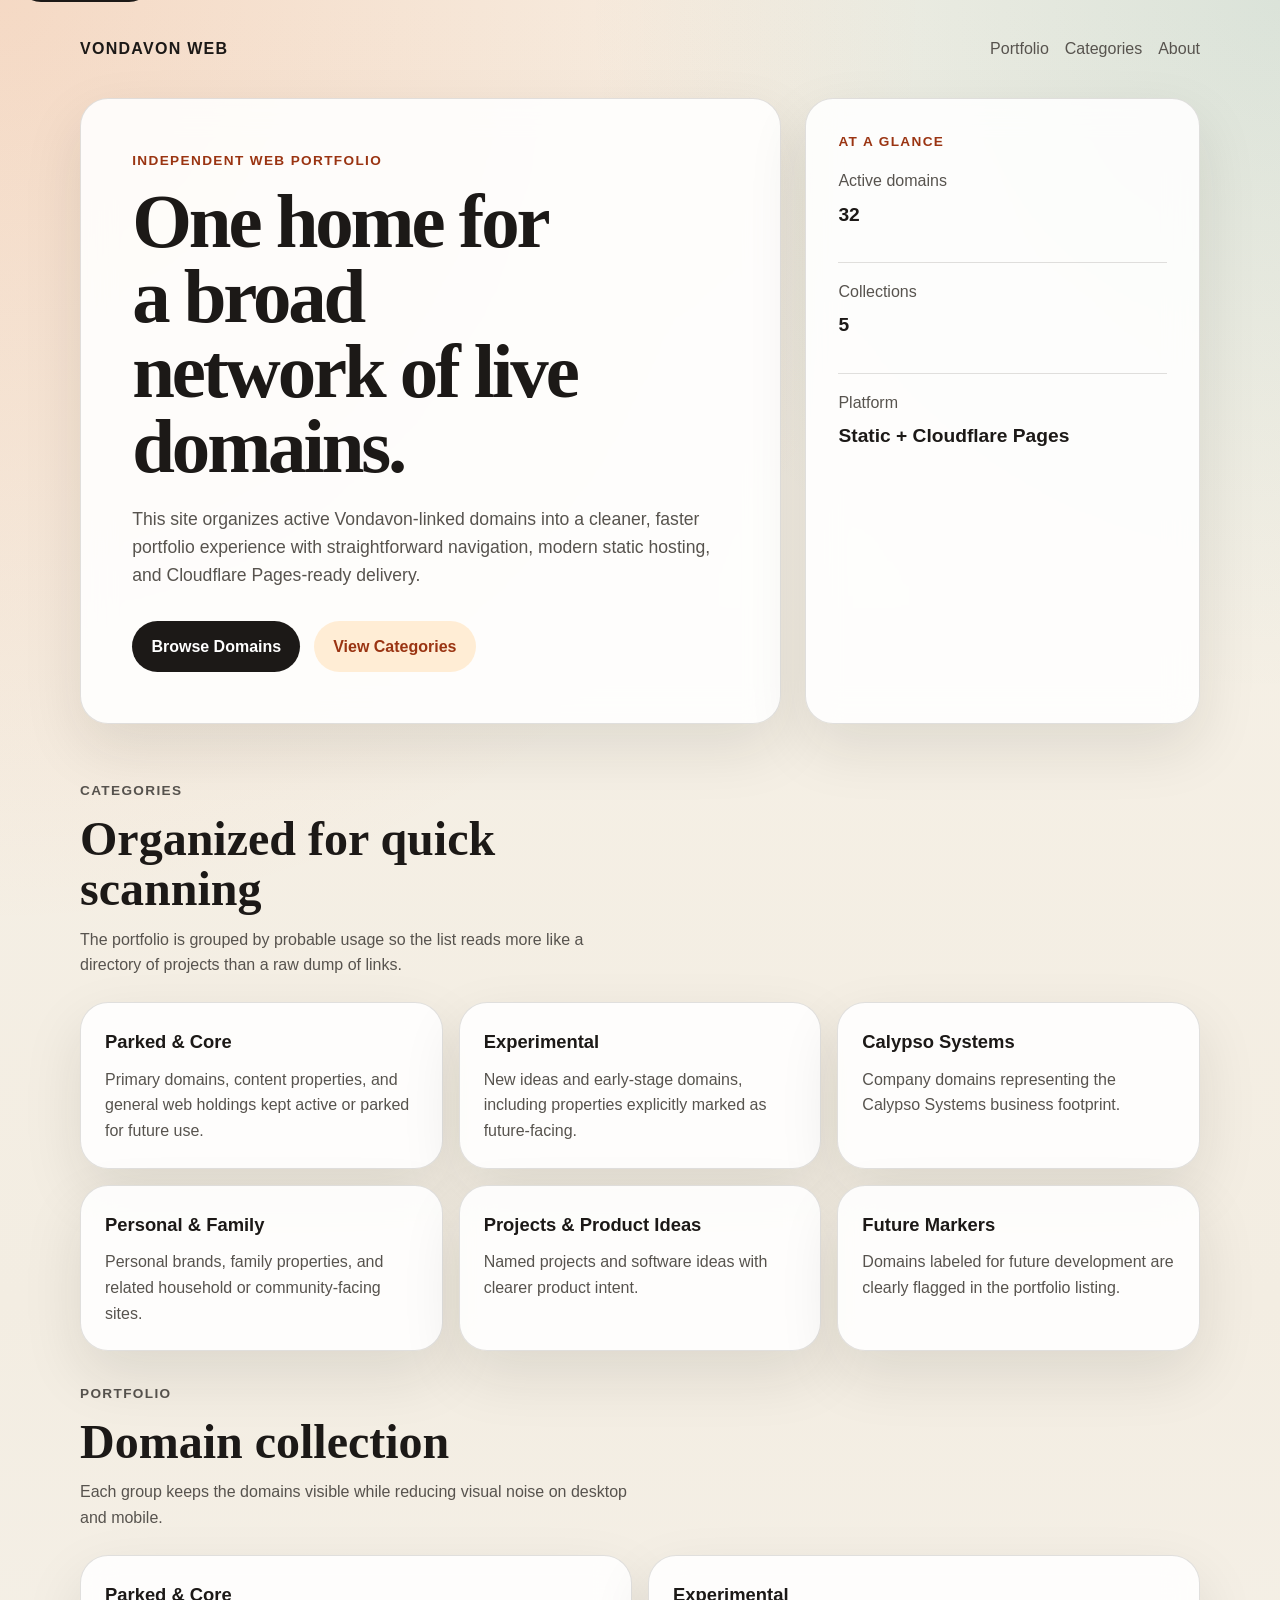
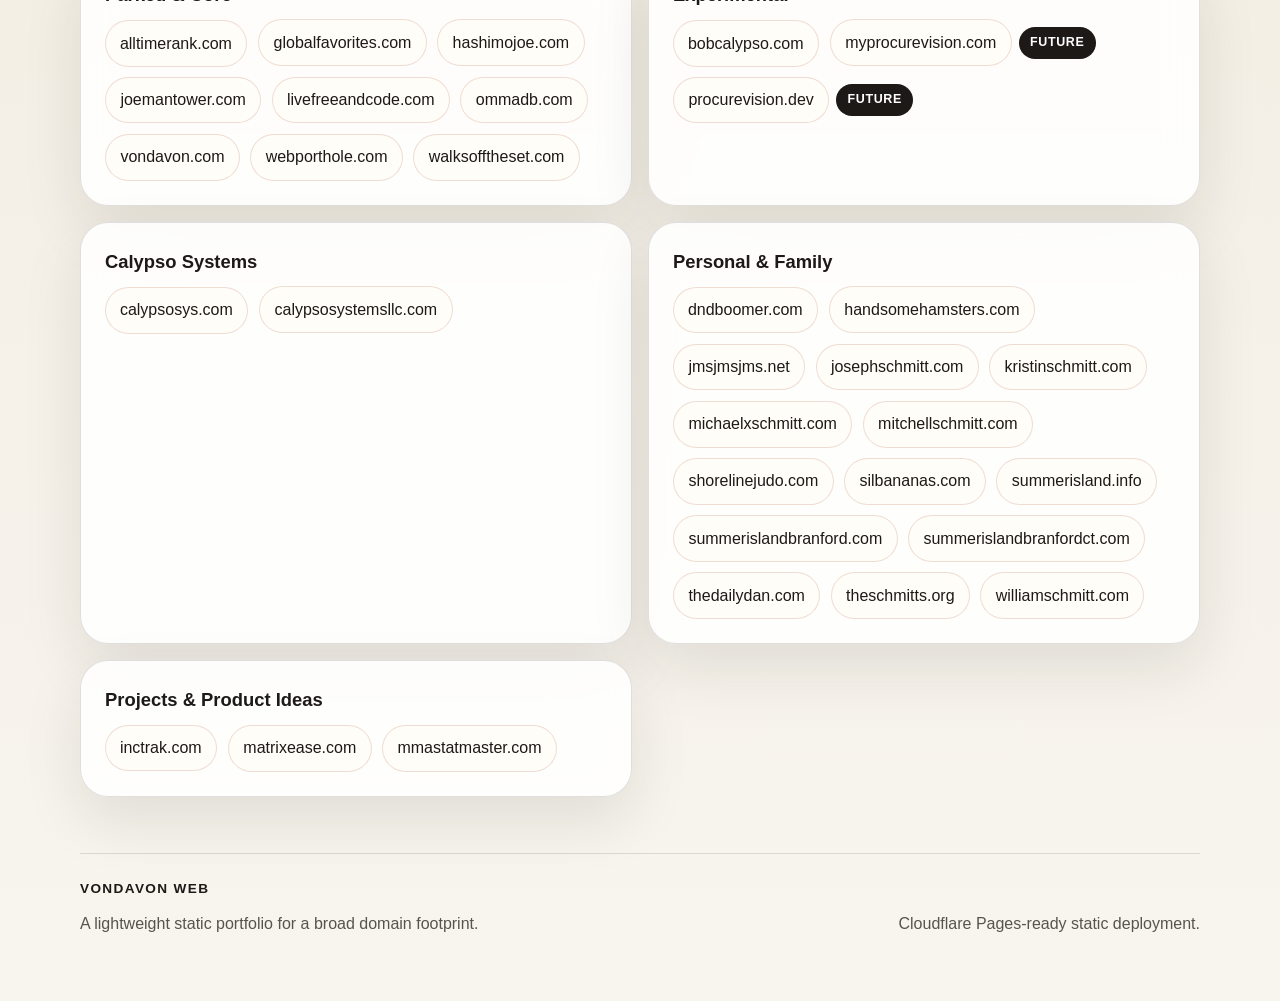
<file: htdocs/index.html>
<!DOCTYPE html>
<html lang="en">
<head>
    <meta charset="utf-8" />
    <meta name="viewport" content="width=device-width, initial-scale=1.0" />
    <meta name="google" content="notranslate" />
    <meta name="description" content="Vondavon Web is a curated portfolio of active domains spanning products, media, family sites, and local ventures." />
    <meta name="theme-color" content="#f5efe4" />
    <title>Vondavon Web | Domain Portfolio</title>
    <link rel="stylesheet" href="styles.css" />
</head>
<body>
    <a class="skip-link" href="#content">Skip to content</a>

    <header class="site-header">
        <div class="shell">
            <nav class="topbar" aria-label="Primary">
                <a class="brand" href="/">Vondavon Web</a>
                <div class="topbar-links">
                    <a href="#portfolio">Portfolio</a>
                    <a href="#categories">Categories</a>
                    <a href="#about">About</a>
                </div>
            </nav>

            <section class="hero" id="about">
                <div class="hero-copy">
                    <p class="eyebrow">Independent web portfolio</p>
                    <h1>One home for a broad network of live domains.</h1>
                    <p class="hero-text">
                        This site organizes active Vondavon-linked domains into a cleaner, faster portfolio experience with straightforward navigation, modern static hosting, and Cloudflare Pages-ready delivery.
                    </p>
                    <div class="hero-actions">
                        <a class="button button-primary" href="#portfolio">Browse Domains</a>
                        <a class="button button-secondary" href="#categories">View Categories</a>
                    </div>
                </div>
                <aside class="hero-panel" aria-label="Portfolio summary">
                    <p class="panel-label">At a glance</p>
                    <dl class="metrics">
                        <div>
                            <dt>Active domains</dt>
                            <dd>32</dd>
                        </div>
                        <div>
                            <dt>Collections</dt>
                            <dd>5</dd>
                        </div>
                        <div>
                            <dt>Platform</dt>
                            <dd>Static + Cloudflare Pages</dd>
                        </div>
                    </dl>
                </aside>
            </section>
        </div>
    </header>

    <main id="content">
        <section class="section shell" id="categories" aria-labelledby="categories-title">
            <div class="section-heading">
                <p class="eyebrow">Categories</p>
                <h2 id="categories-title">Organized for quick scanning</h2>
                <p>
                    The portfolio is grouped by probable usage so the list reads more like a directory of projects than a raw dump of links.
                </p>
            </div>

            <div class="category-grid">
                <article class="category-card">
                    <h3>Parked & Core</h3>
                    <p>Primary domains, content properties, and general web holdings kept active or parked for future use.</p>
                </article>
                <article class="category-card">
                    <h3>Experimental</h3>
                    <p>New ideas and early-stage domains, including properties explicitly marked as future-facing.</p>
                </article>
                <article class="category-card">
                    <h3>Calypso Systems</h3>
                    <p>Company domains representing the Calypso Systems business footprint.</p>
                </article>
                <article class="category-card">
                    <h3>Personal & Family</h3>
                    <p>Personal brands, family properties, and related household or community-facing sites.</p>
                </article>
                <article class="category-card">
                    <h3>Projects & Product Ideas</h3>
                    <p>Named projects and software ideas with clearer product intent.</p>
                </article>
                <article class="category-card">
                    <h3>Future Markers</h3>
                    <p>Domains labeled for future development are clearly flagged in the portfolio listing.</p>
                </article>
            </div>
        </section>

        <section class="section shell" id="portfolio" aria-labelledby="portfolio-title">
            <div class="section-heading">
                <p class="eyebrow">Portfolio</p>
                <h2 id="portfolio-title">Domain collection</h2>
                <p>
                    Each group keeps the domains visible while reducing visual noise on desktop and mobile.
                </p>
            </div>

            <div class="portfolio-grid">
                <article class="portfolio-card">
                    <h3>Parked & Core</h3>
                    <ul class="domain-list">
                        <li><a href="https://alltimerank.com">alltimerank.com</a></li>
                        <li><a href="https://globalfavorites.com">globalfavorites.com</a></li>
                        <li><a href="https://hashimojoe.com">hashimojoe.com</a></li>
                        <li><a href="https://joemantower.com">joemantower.com</a></li>
                        <li><a href="https://livefreeandcode.com">livefreeandcode.com</a></li>
                        <li><a href="https://ommadb.com">ommadb.com</a></li>
                        <li><a href="https://vondavon.com">vondavon.com</a></li>
                        <li><a href="https://webporthole.com">webporthole.com</a></li>
                        <li><a href="https://walksofftheset.com">walksofftheset.com</a></li>
                    </ul>
                </article>

                <article class="portfolio-card">
                    <h3>Experimental</h3>
                    <ul class="domain-list">
                        <li><a href="https://bobcalypso.com">bobcalypso.com</a></li>
                        <li><a href="https://myprocurevision.com">myprocurevision.com</a> <span class="status-chip">Future</span></li>
                        <li><a href="https://procurevision.dev">procurevision.dev</a> <span class="status-chip">Future</span></li>
                    </ul>
                </article>

                <article class="portfolio-card">
                    <h3>Calypso Systems</h3>
                    <ul class="domain-list">
                        <li><a href="https://calypsosys.com">calypsosys.com</a></li>
                        <li><a href="https://calypsosystemsllc.com">calypsosystemsllc.com</a></li>
                    </ul>
                </article>

                <article class="portfolio-card">
                    <h3>Personal & Family</h3>
                    <ul class="domain-list">
                        <li><a href="https://dndboomer.com">dndboomer.com</a></li>
                        <li><a href="https://handsomehamsters.com">handsomehamsters.com</a></li>
                        <li><a href="https://jmsjmsjms.net">jmsjmsjms.net</a></li>
                        <li><a href="https://josephschmitt.com">josephschmitt.com</a></li>
                        <li><a href="https://kristinschmitt.com">kristinschmitt.com</a></li>
                        <li><a href="https://michaelxschmitt.com">michaelxschmitt.com</a></li>
                        <li><a href="https://mitchellschmitt.com">mitchellschmitt.com</a></li>
                        <li><a href="https://shorelinejudo.com">shorelinejudo.com</a></li>
                        <li><a href="https://silbananas.com">silbananas.com</a></li>
                        <li><a href="https://summerisland.info">summerisland.info</a></li>
                        <li><a href="https://summerislandbranford.com">summerislandbranford.com</a></li>
                        <li><a href="https://summerislandbranfordct.com">summerislandbranfordct.com</a></li>
                        <li><a href="https://thedailydan.com">thedailydan.com</a></li>
                        <li><a href="https://theschmitts.org">theschmitts.org</a></li>
                        <li><a href="https://williamschmitt.com">williamschmitt.com</a></li>
                    </ul>
                </article>

                <article class="portfolio-card">
                    <h3>Projects & Product Ideas</h3>
                    <ul class="domain-list">
                        <li><a href="https://inctrak.com">inctrak.com</a></li>
                        <li><a href="https://matrixease.com">matrixease.com</a></li>
                        <li><a href="https://mmastatmaster.com">mmastatmaster.com</a></li>
                    </ul>
                </article>
            </div>
        </section>
    </main>

    <footer class="site-footer">
        <div class="shell footer-layout">
            <div>
                <p class="footer-title">Vondavon Web</p>
                <p class="footer-copy">A lightweight static portfolio for a broad domain footprint.</p>
            </div>
            <p class="footer-copy">Cloudflare Pages-ready static deployment.</p>
        </div>
    </footer>
</body>
</html>
</file>
<file: htdocs/styles.css>
:root {
    --bg: #f5efe4;
    --surface: rgba(255, 255, 255, 0.88);
    --surface-strong: #fffdf8;
    --text: #1c1917;
    --muted: #57534e;
    --line: rgba(120, 113, 108, 0.22);
    --accent: #9a3412;
    --accent-soft: #ffedd5;
    --shadow: 0 24px 60px rgba(28, 25, 23, 0.1);
    --radius-lg: 28px;
    --radius-md: 18px;
    --shell: 1120px;
}

* {
    box-sizing: border-box;
}

html {
    scroll-behavior: smooth;
}

body {
    margin: 0;
    font-family: "IBM Plex Sans", "Segoe UI", sans-serif;
    color: var(--text);
    background:
        radial-gradient(circle at top left, rgba(234, 88, 12, 0.16), transparent 32%),
        radial-gradient(circle at top right, rgba(15, 118, 110, 0.12), transparent 24%),
        linear-gradient(180deg, #f7f2e8 0%, #f3ede2 50%, #f8f5ef 100%);
    line-height: 1.6;
}

a {
    color: inherit;
}

.skip-link {
    position: absolute;
    left: 1rem;
    top: -3rem;
    padding: 0.75rem 1rem;
    border-radius: 999px;
    background: var(--text);
    color: #fff;
    z-index: 10;
}

.skip-link:focus {
    top: 1rem;
}

.shell {
    width: min(calc(100% - 2rem), var(--shell));
    margin: 0 auto;
}

.site-header {
    padding: 1.25rem 0 2rem;
}

.topbar {
    display: flex;
    justify-content: space-between;
    align-items: center;
    gap: 1rem;
    padding: 1rem 0 2.25rem;
}

.brand,
.topbar-links a,
.button {
    text-decoration: none;
}

.brand {
    font-size: 1rem;
    font-weight: 700;
    letter-spacing: 0.08em;
    text-transform: uppercase;
}

.topbar-links {
    display: flex;
    flex-wrap: wrap;
    gap: 1rem;
}

.topbar-links a {
    color: var(--muted);
}

.hero {
    display: grid;
    grid-template-columns: minmax(0, 1.6fr) minmax(280px, 0.9fr);
    gap: 1.5rem;
    align-items: stretch;
}

.not-found-hero {
    padding: 4rem 0 2rem;
}

.hero-copy,
.hero-panel,
.category-card,
.portfolio-card {
    border: 1px solid var(--line);
    border-radius: var(--radius-lg);
    background: var(--surface);
    backdrop-filter: blur(16px);
    box-shadow: var(--shadow);
}

.hero-copy {
    padding: clamp(2rem, 4vw, 4rem);
}

.eyebrow,
.panel-label,
.footer-title {
    margin: 0 0 0.75rem;
    font-size: 0.85rem;
    font-weight: 700;
    letter-spacing: 0.1em;
    text-transform: uppercase;
}

.eyebrow,
.panel-label {
    color: var(--accent);
}

h1,
h2,
h3,
p,
dd,
dt {
    margin: 0;
}

h1 {
    max-width: 12ch;
    font-family: Georgia, "Times New Roman", serif;
    font-size: clamp(2.8rem, 6vw, 5.2rem);
    line-height: 0.98;
    letter-spacing: -0.04em;
}

.hero-text,
.section-heading p,
.category-card p,
.footer-copy {
    color: var(--muted);
}

.hero-text {
    max-width: 60ch;
    margin-top: 1.25rem;
    font-size: 1.1rem;
}

.hero-actions {
    display: flex;
    flex-wrap: wrap;
    gap: 0.85rem;
    margin-top: 2rem;
}

.button {
    display: inline-flex;
    align-items: center;
    justify-content: center;
    min-height: 3rem;
    padding: 0.8rem 1.2rem;
    border-radius: 999px;
    font-weight: 700;
}

.button-primary {
    background: var(--text);
    color: #fff;
}

.button-secondary {
    background: var(--accent-soft);
    color: var(--accent);
}

.hero-panel {
    padding: 2rem;
}

.metrics {
    display: grid;
    gap: 1rem;
}

.metrics div {
    padding: 1rem 0;
    border-top: 1px solid var(--line);
}

.metrics div:first-child {
    border-top: 0;
    padding-top: 0;
}

.metrics dt {
    color: var(--muted);
}

.metrics dd {
    margin-top: 0.35rem;
    font-size: 1.2rem;
    font-weight: 700;
}

.section {
    padding: 1.5rem 0 0.5rem;
}

.section-heading {
    max-width: 62ch;
    margin-bottom: 1.5rem;
}

.section-heading h2 {
    font-family: Georgia, "Times New Roman", serif;
    font-size: clamp(2rem, 4vw, 3rem);
    line-height: 1.05;
    margin-bottom: 0.75rem;
}

.category-grid,
.portfolio-grid {
    display: grid;
    gap: 1rem;
}

.category-grid {
    grid-template-columns: repeat(3, minmax(0, 1fr));
}

.portfolio-grid {
    grid-template-columns: repeat(2, minmax(0, 1fr));
}

.category-card,
.portfolio-card {
    padding: 1.5rem;
}

.category-card h3,
.portfolio-card h3 {
    margin-bottom: 0.65rem;
    font-size: 1.15rem;
}

.domain-list {
    list-style: none;
    padding: 0;
    margin: 0;
    display: flex;
    flex-wrap: wrap;
    gap: 0.65rem;
}

.domain-list li {
    display: inline-flex;
    align-items: center;
    gap: 0.45rem;
}

.domain-list a {
    display: inline-flex;
    padding: 0.6rem 0.9rem;
    border-radius: 999px;
    border: 1px solid rgba(154, 52, 18, 0.16);
    background: var(--surface-strong);
    text-decoration: none;
    transition: transform 160ms ease, border-color 160ms ease, background-color 160ms ease;
}

.domain-list a:hover,
.domain-list a:focus-visible,
.topbar-links a:hover,
.topbar-links a:focus-visible,
.brand:hover,
.brand:focus-visible {
    color: var(--accent);
}

.domain-list a:hover,
.domain-list a:focus-visible {
    transform: translateY(-2px);
    border-color: rgba(154, 52, 18, 0.45);
    background: var(--accent-soft);
}

.status-chip {
    display: inline-flex;
    align-items: center;
    min-height: 2rem;
    padding: 0.3rem 0.7rem;
    border-radius: 999px;
    background: #1c1917;
    color: #fff;
    font-size: 0.78rem;
    font-weight: 700;
    letter-spacing: 0.05em;
    text-transform: uppercase;
}

.site-footer {
    padding: 3rem 0 4rem;
}

.footer-layout {
    display: flex;
    justify-content: space-between;
    align-items: flex-end;
    gap: 1rem;
    padding-top: 1.5rem;
    border-top: 1px solid var(--line);
}

@media (max-width: 900px) {
    .hero,
    .category-grid,
    .portfolio-grid {
        grid-template-columns: 1fr;
    }

    .footer-layout {
        align-items: flex-start;
        flex-direction: column;
    }
}

@media (max-width: 640px) {
    .topbar {
        flex-direction: column;
        align-items: flex-start;
    }

    h1 {
        max-width: none;
    }

    .hero-copy,
    .hero-panel,
    .category-card,
    .portfolio-card {
        border-radius: var(--radius-md);
    }
}
</file>
